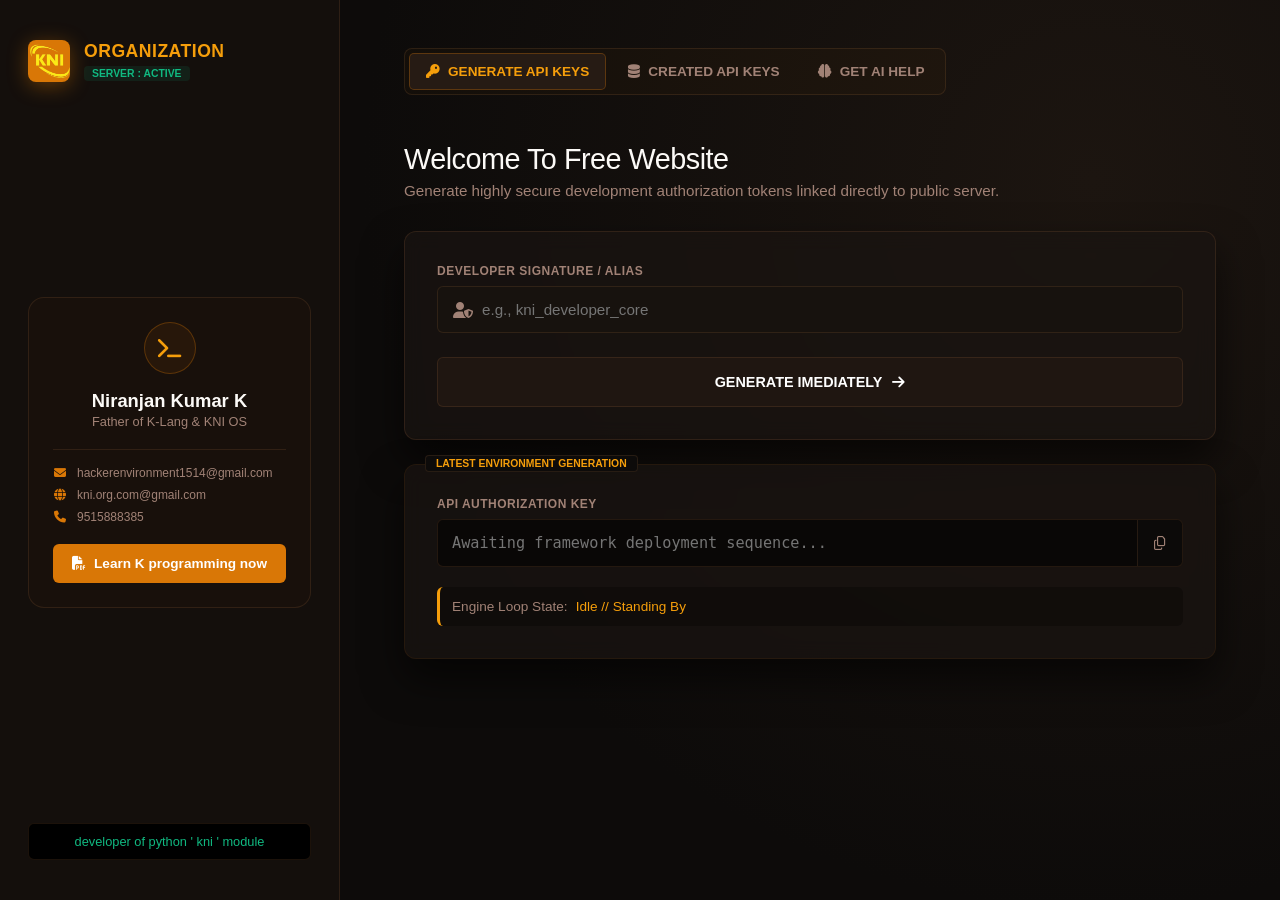
<file: index.html>
<!DOCTYPE html>
<html lang="en">
<head>
    <meta charset="UTF-8">
    <meta name="viewport" content="width=device-width, initial-scale=1.0">
    <title>🌿𝙽𝙸𝚁𝙰𝙽𝙹𝙰𝙽 𝙲𝚁𝙴𝙰𝚃𝙸𝙾𝙽𝚂🌿</title>
    <link rel="stylesheet" href="styles.css">
    <link rel="icon" href="logo.png" type="icon/png">
    <link rel="stylesheet" href="https://cdnjs.cloudflare.com/ajax/libs/font-awesome/6.5.0/css/all.min.css">
</head>
<body>

    <div class="matrix-background"></div>
    <div id="toast-container" class="toast-container"></div>

    <div class="dashboard-viewport">

        <aside class="side-panel">
            <div class="brand-header">
                <div class="brand-logo"><img src="logo.png" width=65 height=65> </div>
                <div class="brand-meta">
                    <h2>ORGANIZATION</h2>
                    <span id="status-badge" class="system-tag online">SERVER : ACTIVE </span>
                </div>
            </div>

            <div class="creator-profile-vault">
                <div class="avatar-shield">
                    <i class="fa-solid fa-terminal"></i>
                </div>
                <h3>Niranjan Kumar K</h3>
                <p class="role-subtitle">Father of K-Lang & KNI OS</p>

                <div class="meta-spec-list">
                    <div class="meta-row">
                        <i class="fa-solid fa-envelope"></i>
                        <span class="clip-text">hackerenvironment1514@gmail.com</span>
                    </div>
                    <div class="meta-row">
                        <i class="fa-solid fa-globe"></i>
                        <span class="clip-text">kni.org.com@gmail.com</span>
                    </div>
                    <div class="meta-row">
                        <i class="fa-solid fa-phone"></i>
                        <span>9515888385</span>
                    </div>
                </div>

                <a href="https://kni-org.github.io/k/k_programming.pdf" target="_blank" class="spec-button">
                    <i class="fa-solid fa-file-pdf"></i> Learn K programming now
                </a>
            </div>

            <div class="package-tag">
                <code>developer of python ' kni ' module</code>
            </div>
        </aside>

        <main class="main-operations">
            <nav class="tab-navigation-dock">
                <button class="tab-btn active" data-tab="provision-page">
                    <i class="fa-solid fa-key"></i> GENERATE API KEYS
                </button>
                <button class="tab-btn" data-tab="registry-page">
                    <i class="fa-solid fa-database"></i> CREATED API KEYS
                </button>
                <button class="tab-btn" data-tab="oracle-page">
                    <i class="fa-solid fa-brain"></i>GET AI HELP
                </button>
            </nav>

            <div class="view-viewport">
                <section id="provision-page" class="view-pane active">
                    <div class="section-title">
                        <h1>Welcome To Free Website</h1>
                        <p>Generate highly secure development authorization tokens linked directly to public server.</p>
                    </div>

                    <div class="glass-card">
                        <div class="form-container">
                            <label>Developer Signature / Alias</label>
                            <div class="input-glow-wrapper">
                                <i class="fa-solid fa-user-shield"></i>
                                <input type="text" id="username" placeholder="e.g., kni_developer_core" required>
                            </div>
                            <button id="createBtn" class="action-submit-btn">
                                <span>GENERATE IMEDIATELY</span>
                                <i class="fa-solid fa-arrow-right"></i>
                            </button>
                        </div>
                    </div>

                    <div class="glass-card structure-out">
                        <div class="card-top-tag">LATEST ENVIRONMENT GENERATION</div>
                        <div class="output-block">
                            <label>API AUTHORIZATION KEY</label>
                            <div class="copy-field-container">
                                <input type="text" id="apikey" readonly placeholder="Awaiting framework deployment sequence...">
                                <button class="copy-btn" onclick="copyValue('apikey')"><i class="fa-regular fa-copy"></i></button>
                            </div>
                        </div>
                        <div class="diagnostic-status-bar">
                            <span class="label-dim">Engine Loop State:</span>
                            <span id="status" class="status-text-highlight">Idle // Standing By</span>
                        </div>
                    </div>
                </section>

                <section id="registry-page" class="view-pane">
                    <div class="section-title">
                        <h1>WELCOME TO API KEYS STORAGE</h1>
                        <p>Live structural database containing all compiled application tokens mapped across the system memory.</p>
                    </div>

                    <div class="glass-card full-table-card">
                        <div class="table-container">
                            <table class="registry-table">
                                <thead>
                                    <tr>
                                        <th>Timestamp</th>
                                        <th>Developer Alias</th>
                                        <th>Generated Token Key</th>
                                        <th>Action</th>
                                    </tr>
                                </thead>
                                <tbody id="registry-table-body"></tbody>
                            </table>
                        </div>
                    </div>
                </section>

                <section id="oracle-page" class="view-pane">
                    <div class="section-title">
                        <h1>WELCOME TO AI CHAT</h1>
                        <p>Fully active engineering intelligence agent processing compiler logic patterns, debugging, and system specifications.</p>
                    </div>

                    <div class="ai-chat-container">
                        <div id="chatBox" class="chat-display-terminal">
                            <div class="msg ai">
                                Core Knowledge Matrix online. I am perfectly synchronized with the architecture of the <strong>K Programming Language</strong>, <strong>KNI OS</strong> framework, and local endpoint controls. Ask your question below.
                            </div>
                        </div>
                        <div class="chat-input-bar">
                            <input type="text" id="question" placeholder="Ask about compilers, memory leaks, KNI microkernels, or code patterns...">
                            <button id="askBtn" class="chat-send-btn">
                                <i class="fa-solid fa-paper-plane"></i>
                            </button>
                        </div>
                    </div>
                </section>
            </div>
        </main>

    </div>

    <script src="script.js"></script>
</body>
</html>
</file>
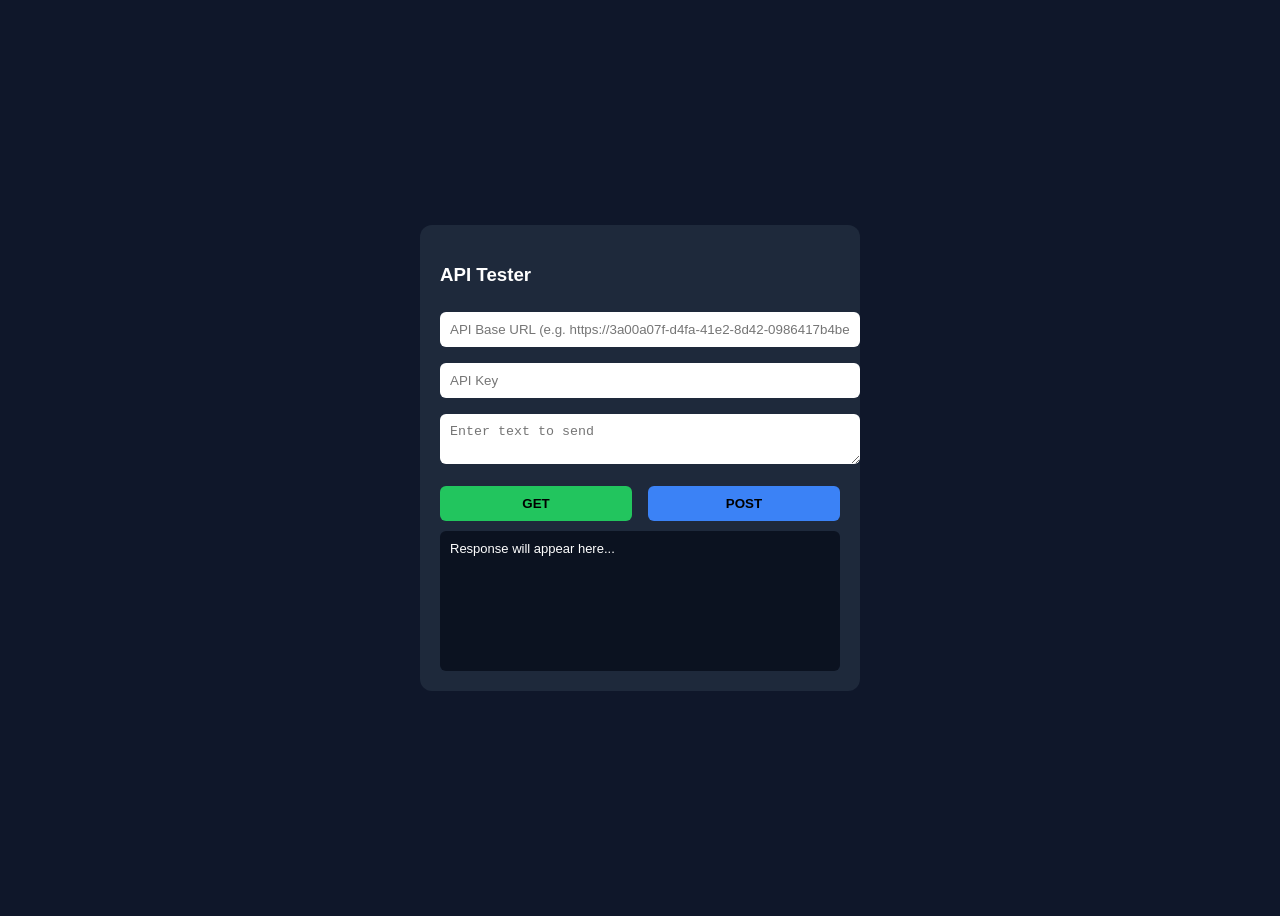
<file: test.html>
<!DOCTYPE html>
<html lang="en">
<head>
<meta charset="UTF-8">
<title>API Tester</title>
<style>
    body {
        font-family: Arial, sans-serif;
        background: #0f172a;
        color: white;
        display: flex;
        justify-content: center;
        align-items: center;
        height: 100vh;
    }

    .box {
        background: #1e293b;
        padding: 20px;
        border-radius: 12px;
        width: 400px;
    }

    input, textarea {
        width: 100%;
        margin: 8px 0;
        padding: 10px;
        border: none;
        border-radius: 6px;
    }

    button {
        width: 48%;
        padding: 10px;
        margin-top: 10px;
        border: none;
        border-radius: 6px;
        cursor: pointer;
        font-weight: bold;
    }

    .get {
        background: #22c55e;
    }

    .post {
        background: #3b82f6;
    }

    .output {
        margin-top: 10px;
        background: #0b1220;
        padding: 10px;
        height: 120px;
        overflow: auto;
        border-radius: 6px;
        font-size: 13px;
    }
</style>
</head>
<body>

<div class="box">

    <h3>API Tester</h3>

    <input id="apiUrl" placeholder="API Base URL (e.g. https://3a00a07f-d4fa-41e2-8d42-0986417b4be2-00-3hn75onbv7xor.sisko.replit.dev )">
    <input id="apiKey" placeholder="API Key">
    <textarea id="textInput" placeholder="Enter text to send"></textarea>

    <div style="display:flex; justify-content:space-between;">
        <button class="get" onclick="sendGET()">GET</button>
        <button class="post" onclick="sendPOST()">POST</button>
    </div>

    <div class="output" id="output">Response will appear here...</div>
</div>

<script>
async function sendPOST() {
    let url = document.getElementById("apiUrl").value;
    let key = document.getElementById("apiKey").value;
    let text = document.getElementById("textInput").value;

    try {
        let res = await fetch(`${url}/api/${key}`, {
            method: "POST",
            headers: {
                "Content-Type": "application/json"
            },
            body: JSON.stringify({ text: text })
        });

        let data = await res.text();
        document.getElementById("output").innerText = data;

    } catch (err) {
        document.getElementById("output").innerText = "Error: " + err;
    }
}

async function sendGET() {
    let url = document.getElementById("apiUrl").value;
    let key = document.getElementById("apiKey").value;

    try {
        let res = await fetch(`${url}/api/${key}`);
        let data = await res.text();
        document.getElementById("output").innerText = data;

    } catch (err) {
        document.getElementById("output").innerText = "Error: " + err;
    }
}
</script>

</body>
</html>
</file>
<file: styles.css>
:root {
    --bg-void: #0d0b0a;
    --bg-card: rgba(26, 21, 18, 0.7);
    --border-subtle: rgba(230, 150, 80, 0.12);
    --amber-glow: #d97706;
    --amber-border: rgba(217, 119, 6, 0.3);
    --emerald-green: #10b981;
    --crimson-red: #ef4444;
    --cyber-yellow: #f59e0b;
    --text-pure: #fcfaf7;
    --text-muted: #a18276;
    --input-bg: #17120e;
}

* {
    box-sizing: border-box;
    margin: 0; 
    padding: 0;
    font-family: -apple-system, BlinkMacSystemFont, "Segoe UI", Roboto, sans-serif;
}

body {
    background-color: var(--bg-void);
    color: var(--text-pure);
    height: 100vh;
    overflow: hidden;
    position: relative;
}

.matrix-background {
    position: absolute;
    top: 0; left: 0; width: 100%; height: 100%;
    background-image: radial-gradient(rgba(245, 158, 11, 0.02) 1px, transparent 0);
    background-size: 24px 24px;
    z-index: 0;
    pointer-events: none;
}

.dashboard-viewport {
    position: relative;
    z-index: 1;
    display: grid;
    grid-template-columns: 340px 1fr;
    height: 100vh;
}

.side-panel {
    background: #140f0c;
    border-right: 1px solid var(--border-subtle);
    padding: 2.5rem 1.75rem;
    display: flex;
    flex-direction: column;
    justify-content: space-between;
}

.brand-header {
    display: flex;
    align-items: center;
    gap: 14px;
}

.brand-logo {
    background: var(--amber-glow);
    width: 42px;
    height: 42px;
    border-radius: 8px;
    display: flex;
    align-items: center;
    justify-content: center;
    font-weight: 800;
    font-size: 1.4rem;
    color: #fff;
    box-shadow: 0 4px 20px rgba(217, 119, 6, 0.4);
}

.brand-meta h2 { 
    font-size: 1.1rem; 
    letter-spacing: 0.5px; 
    font-weight: 700;
    color: var(--cyber-yellow);
}

.system-tag { 
    font-size: 0.65rem; 
    font-weight: 700; 
    padding: 2px 8px; 
    border-radius: 4px; 
    display: inline-block; 
    margin-top: 4px; 
}

.system-tag.online { 
    background: rgba(16, 185, 129, 0.1); 
    color: var(--emerald-green); 
}

.system-tag.offline { 
    background: rgba(239, 68, 68, 0.1); 
    color: var(--crimson-red); 
}

.creator-profile-vault {
    background: rgba(217, 119, 6, 0.02);
    border: 1px solid var(--border-subtle);
    border-radius: 16px;
    padding: 1.5rem;
    text-align: center;
}

.avatar-shield {
    width: 52px;
    height: 52px;
    margin: 0 auto 1rem;
    border-radius: 50%;
    background: rgba(217, 119, 6, 0.08);
    border: 1px solid var(--amber-border);
    display: flex;
    align-items: center;
    justify-content: center;
    font-size: 1.3rem;
    color: var(--cyber-yellow);
}

.creator-profile-vault h3 { 
    font-size: 1.15rem; 
    font-weight: 600; 
    margin-bottom: 2px;
    color: var(--text-pure);
}

.role-subtitle { 
    font-size: 0.8rem; 
    color: var(--text-muted); 
    margin-bottom: 1.25rem; 
}

.meta-spec-list {
    text-align: left;
    font-size: 0.75rem;
    border-top: 1px solid var(--border-subtle);
    padding-top: 1rem;
    margin-bottom: 1.25rem;
}

.meta-row {
    display: flex;
    align-items: center;
    gap: 10px;
    margin-bottom: 8px;
    color: var(--text-muted);
}

.meta-row i { 
    color: var(--amber-glow); 
    width: 14px; 
    text-align: center; 
}

.clip-text { 
    white-space: nowrap; 
    overflow: hidden; 
    text-overflow: ellipsis; 
    max-width: 210px; 
}

.spec-button {
    display: flex;
    align-items: center;
    justify-content: center;
    gap: 8px;
    color: #fff;
    text-decoration: none;
    font-size: 0.85rem;
    font-weight: 600;
    background: var(--amber-glow);
    padding: 12px;
    border-radius: 6px;
    transition: background 0.2s ease;
}

.spec-button:hover { 
    background: #b45309; 
}

.package-tag {
    font-family: monospace;
    font-size: 0.8rem;
    text-align: center;
    color: var(--emerald-green);
    background: #000;
    padding: 10px;
    border-radius: 6px;
    border: 1px solid var(--border-subtle);
}

.main-operations {
    padding: 3rem 4rem;
    display: flex;
    flex-direction: column;
    overflow-y: auto;
    background: radial-gradient(circle at 80% 20%, #1c1510 0%, var(--bg-void) 70%);
}

.tab-navigation-dock {
    display: flex;
    gap: 6px;
    background: rgba(217, 119, 6, 0.03);
    padding: 4px;
    border-radius: 8px;
    border: 1px solid var(--border-subtle);
    align-self: flex-start;
    margin-bottom: 3rem;
}

.tab-btn {
    background: transparent;
    border: none;
    color: var(--text-muted);
    padding: 10px 16px;
    font-size: 0.85rem;
    font-weight: 600;
    border-radius: 5px;
    cursor: pointer;
    display: flex;
    align-items: center;
    gap: 8px;
    transition: all 0.2s ease;
}

.tab-btn:hover { 
    color: var(--text-pure); 
}

.tab-btn.active {
    background: #261b14;
    color: var(--cyber-yellow);
    border: 1px solid var(--amber-border);
}

.view-pane {
    display: none;
    opacity: 0;
    transform: translateY(6px);
    transition: transform 0.3s ease, opacity 0.3s ease;
}

.view-pane.active {
    display: flex;
    flex-direction: column;
    opacity: 1;
    transform: translateY(0);
}

.section-title { 
    margin-bottom: 2rem; 
}

.section-title h1 { 
    font-size: 1.8rem; 
    font-weight: 400; 
    margin-bottom: 6px; 
    letter-spacing: -0.5px;
    color: var(--text-pure);
}

.section-title p { 
    color: var(--text-muted); 
    font-size: 0.95rem; 
}

.glass-card {
    background: var(--bg-card);
    border: 1px solid var(--border-subtle);
    border-radius: 12px;
    padding: 2rem;
    margin-bottom: 1.5rem;
    box-shadow: 0 20px 40px rgba(0,0,0,0.6);
    position: relative;
    backdrop-filter: blur(10px);
}

.glass-card.structure-out { 
    border-color: rgba(217, 119, 6, 0.08); 
}

.card-top-tag {
    position: absolute;
    top: -10px; left: 20px;
    background: var(--bg-void);
    border: 1px solid var(--border-subtle);
    font-size: 0.65rem;
    font-weight: 700;
    padding: 2px 10px;
    border-radius: 4px;
    color: var(--cyber-yellow);
}

.form-container label, .output-block label {
    display: block;
    font-size: 0.75rem;
    font-weight: 600;
    color: var(--text-muted);
    margin-bottom: 8px;
    text-transform: uppercase;
    letter-spacing: 0.5px;
}

.input-glow-wrapper {
    position: relative;
    display: flex;
    align-items: center;
    margin-bottom: 1.5rem;
}

.input-glow-wrapper i { 
    position: absolute; 
    left: 16px; 
    color: var(--text-muted); 
}

.input-glow-wrapper input {
    width: 100%;
    background: var(--input-bg);
    border: 1px solid var(--border-subtle);
    padding: 14px 14px 14px 44px;
    border-radius: 6px;
    color: #fff;
    font-size: 0.95rem;
    outline: none;
    transition: border-color 0.2s;
}

.input-glow-wrapper input:focus { 
    border-color: var(--amber-glow); 
}

.action-submit-btn {
    width: 100%;
    background: #1f1611;
    border: 1px solid var(--border-subtle);
    padding: 16px;
    border-radius: 6px;
    color: #fff;
    font-size: 0.9rem;
    font-weight: 700;
    cursor: pointer;
    display: flex;
    align-items: center;
    justify-content: center;
    gap: 10px;
    transition: all 0.2s ease;
}

.action-submit-btn:hover {
    background: var(--amber-glow);
    box-shadow: 0 0 20px rgba(217, 119, 6, 0.25);
}

.copy-field-container {
    display: flex;
    background: #090706;
    border: 1px solid var(--border-subtle);
    border-radius: 6px;
    overflow: hidden;
    margin-bottom: 1.25rem;
}

.copy-field-container input {
    width: 100%;
    background: transparent;
    border: none;
    padding: 14px;
    color: var(--cyber-yellow);
    font-family: monospace;
    font-size: 0.95rem;
    outline: none;
}

.copy-btn {
    background: rgba(255,255,255,0.01);
    border: none;
    border-left: 1px solid var(--border-subtle);
    padding: 0 16px;
    color: var(--text-muted);
    cursor: pointer;
}

.copy-btn:hover { 
    color: #fff; 
}

.diagnostic-status-bar {
    display: flex; 
    gap: 8px; 
    font-size: 0.85rem;
    background: rgba(0,0,0,0.3); 
    padding: 12px; 
    border-radius: 6px;
    border-left: 3px solid var(--cyber-yellow);
}

.status-text-highlight {
    color: var(--cyber-yellow);
}

.label-dim { 
    color: var(--text-muted); 
}

.full-table-card { 
    padding: 0; 
    overflow: hidden; 
}

.table-container { 
    overflow-x: auto; 
}

.registry-table {
    width: 100%; 
    border-collapse: collapse; 
    text-align: left; 
    font-size: 0.9rem;
}

.registry-table th {
    background: rgba(217, 119, 6, 0.03); 
    color: var(--text-muted);
    padding: 14px 20px; 
    font-weight: 600; 
    font-size: 0.8rem; 
    text-transform: uppercase;
    border-bottom: 1px solid var(--border-subtle);
}

.registry-table td {
    padding: 14px 20px; 
    border-bottom: 1px solid rgba(217, 119, 6, 0.03); 
    color: #f1e7e2;
}

.registry-table tbody tr:hover { 
    background: rgba(217, 119, 6, 0.02); 
}

.font-mono { 
    font-family: monospace; 
    color: var(--cyber-yellow); 
}

.delete-btn {
    background: transparent; 
    border: none; 
    color: var(--text-muted); 
    cursor: pointer; 
    transition: color 0.2s;
}

.delete-btn:hover { 
    color: var(--crimson-red); 
}

.ai-chat-container {
    background: var(--bg-card);
    border: 1px solid var(--border-subtle);
    border-radius: 12px; 
    height: 460px;
    display: flex; 
    flex-direction: column; 
    overflow: hidden;
    box-shadow: 0 30px 60px rgba(0,0,0,0.6);
    backdrop-filter: blur(10px);
}

.chat-display-terminal {
    flex: 1; 
    padding: 1.5rem; 
    overflow-y: auto; 
    display: flex; 
    flex-direction: column; 
    gap: 1rem;
    background: #110e0c;
}

.msg { 
    max-width: 80%; 
    padding: 12px 16px; 
    border-radius: 6px; 
    font-size: 0.9rem; 
    line-height: 1.5; 
}

.msg.ai { 
    background: #1a1411; 
    color: var(--text-pure); 
    align-self: flex-start; 
    border: 1px solid var(--border-subtle); 
}

.msg.user { 
    background: var(--amber-glow); 
    color: #fff; 
    align-self: flex-end; 
}

.chat-input-bar {
    padding: 1rem 1.5rem; 
    background: #140f0c; 
    border-top: 1px solid var(--border-subtle); 
    display: flex; 
    gap: 12px;
}

.chat-input-bar input {
    flex: 1; 
    background: var(--input-bg); 
    border: 1px solid var(--border-subtle);
    padding: 14px; 
    border-radius: 6px; 
    color: #fff; 
    outline: none; 
    font-size: 0.9rem;
}

.chat-input-bar input:focus { 
    border-color: var(--amber-glow); 
}

.chat-send-btn {
    background: #1c1511; 
    border: 1px solid var(--border-subtle); 
    color: #fff;
    width: 48px; 
    border-radius: 6px; 
    cursor: pointer; 
    transition: all 0.2s;
}

.chat-send-btn:hover { 
    background: var(--amber-glow); 
}

.toast-container { 
    position: fixed; 
    top: 24px; 
    right: 24px; 
    z-index: 9999; 
    display: flex; 
    flex-direction: column; 
    gap: 10px; 
}

.toast {
    background: #17120f; 
    border: 1px solid var(--border-subtle); 
    padding: 14px 20px; 
    border-radius: 6px;
    color: #fff; 
    font-size: 0.85rem; 
    box-shadow: 0 10px 30px rgba(0,0,0,0.6);
    display: flex; 
    align-items: center; 
    gap: 10px; 
    transform: translateX(120%); 
    transition: transform 0.3s ease;
    border-left: 4px solid var(--amber-glow);
}

.toast.active { 
    transform: translateX(0); 
}

.toast.success { 
    border-left-color: var(--emerald-green); 
}

.toast.error { 
    border-left-color: var(--crimson-red); 
}
</file>
